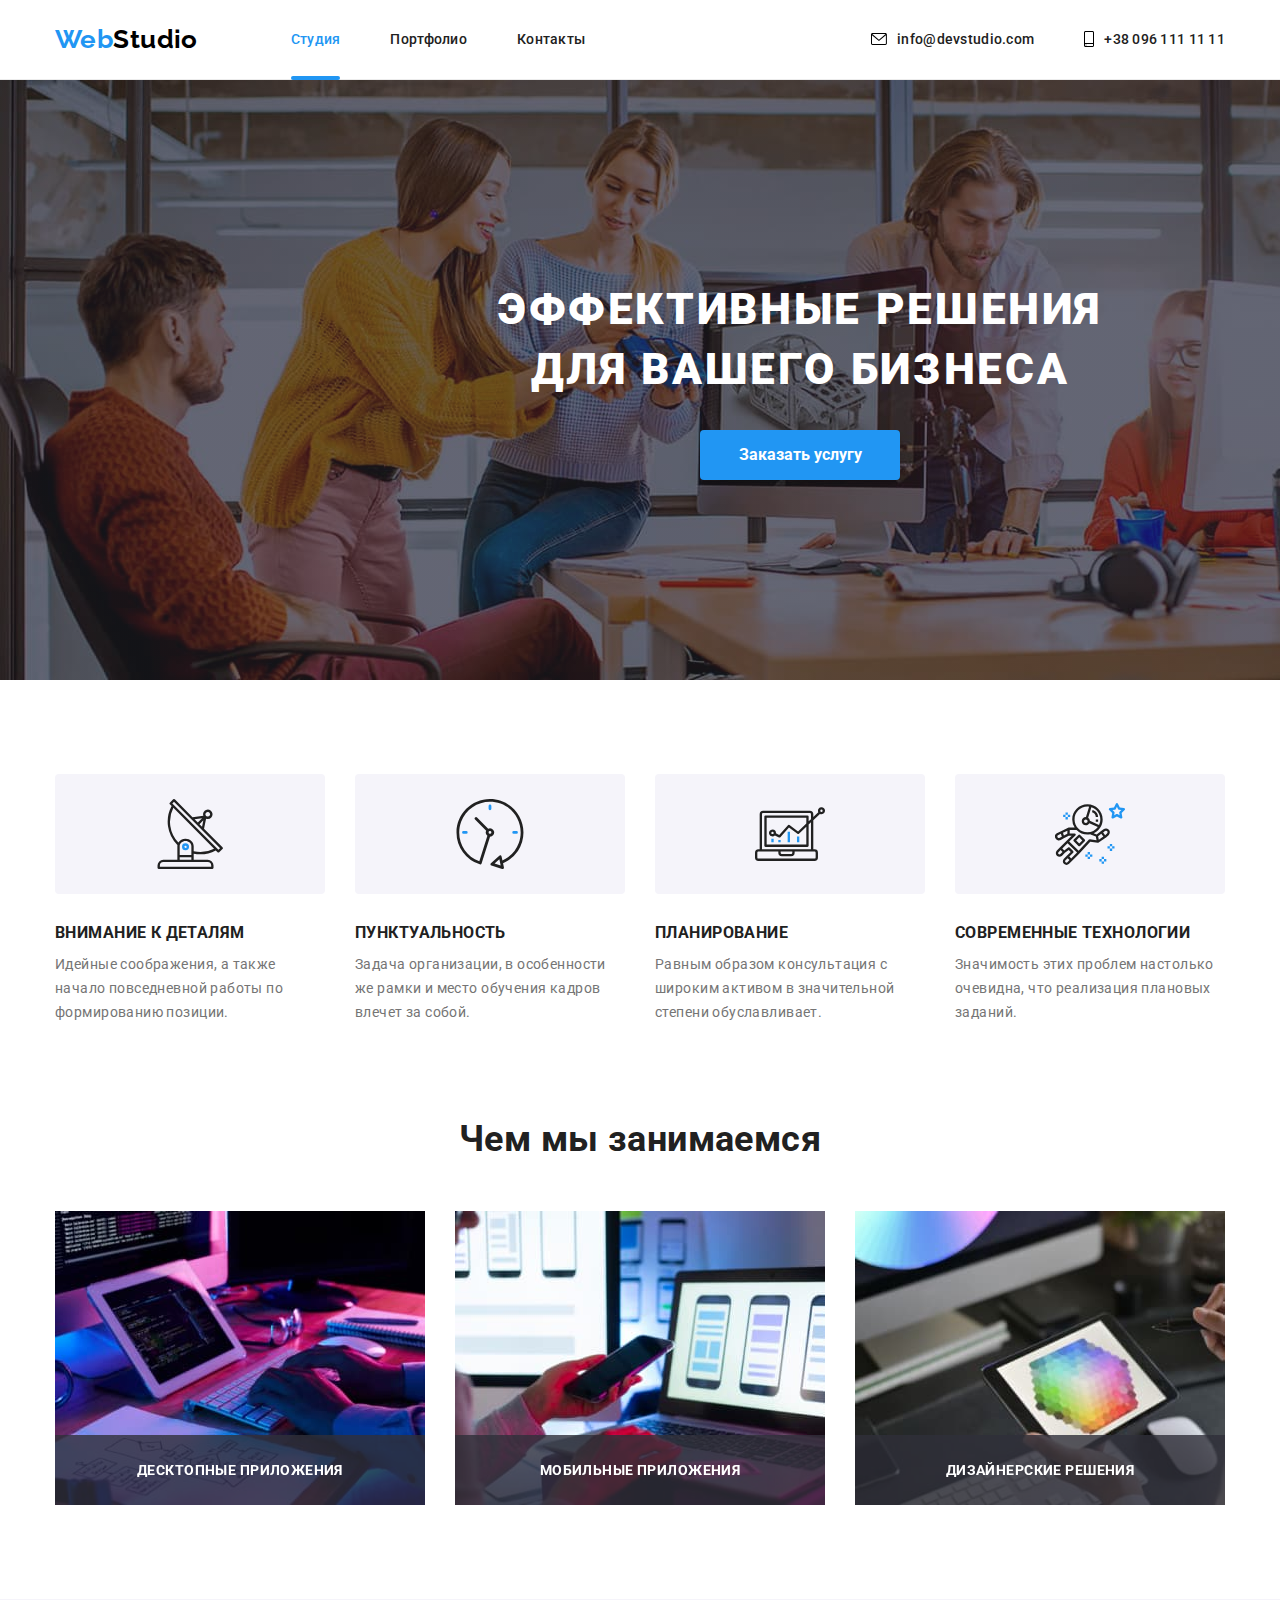
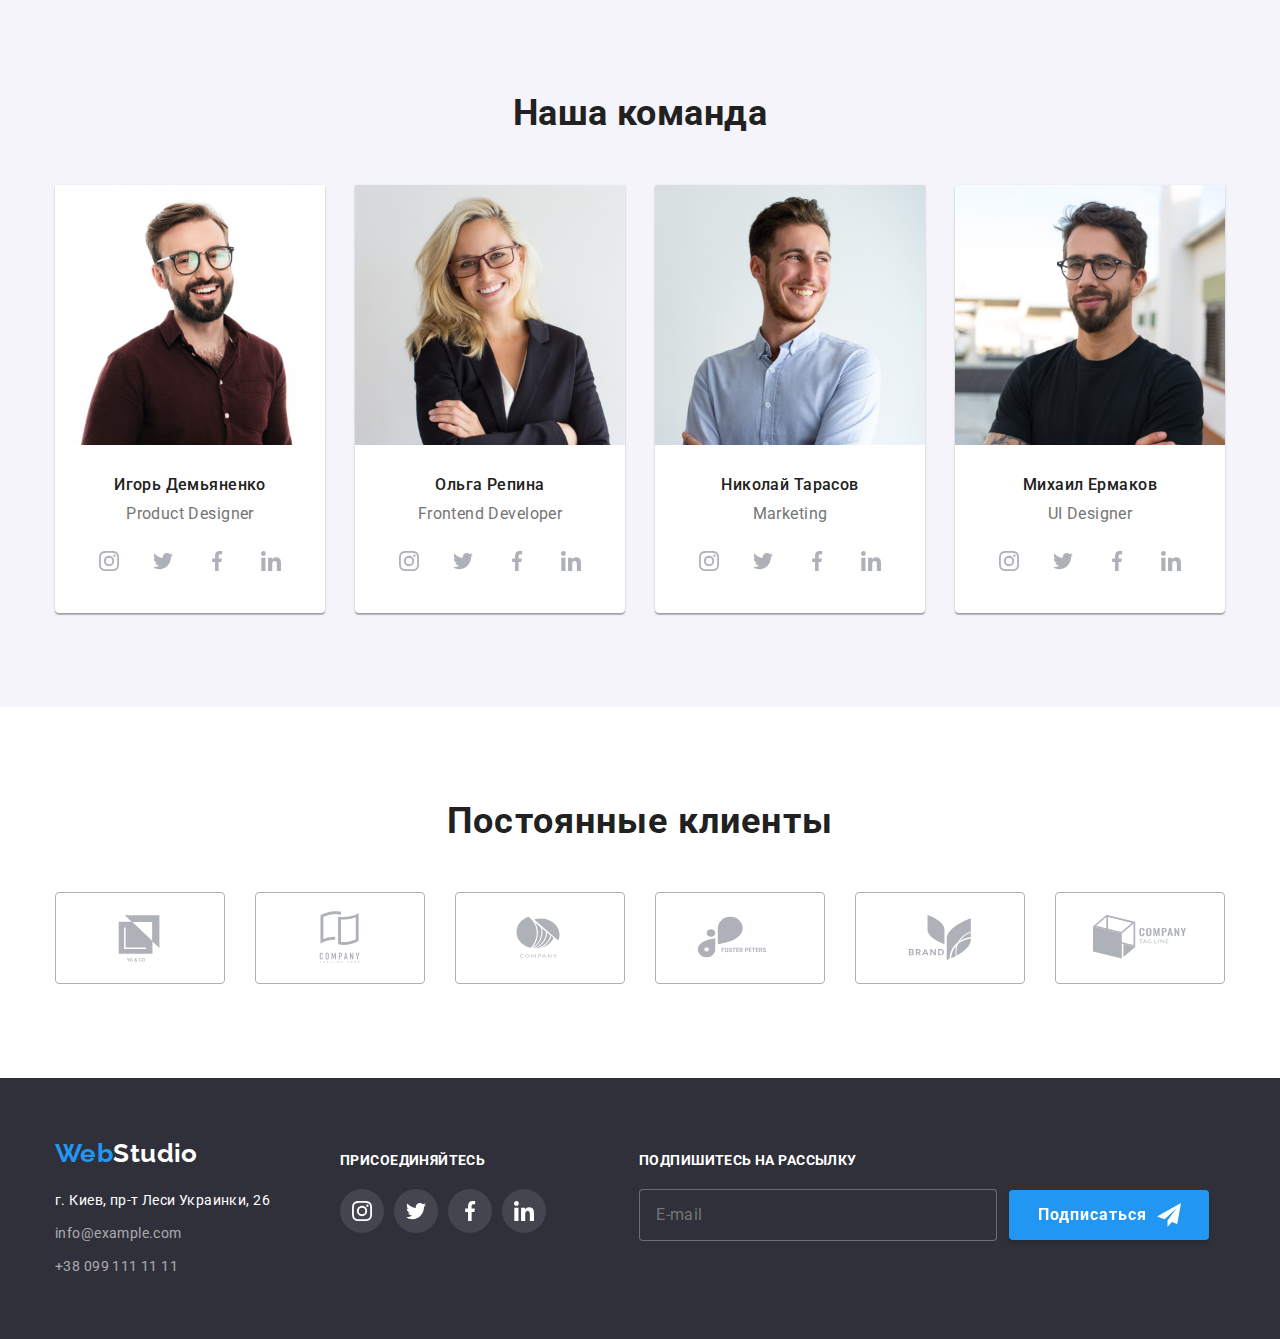
<file: index.html>
<!DOCTYPE html>
<html lang="en">
<head>
    <meta charset="UTF-8">
    <meta http-equiv="X-UA-Compatible" content="IE=edge">
    <meta name="viewport" content="width=device-width, initial-scale=1.0">
    <title>Studio</title>
    <link rel="stylesheet" href="./css/main.min.css">
</head>
<body class="page">
    <header class="header">
        <div class="container">
            <div class="header-box">
                <nav class="nav-header">
                    <ul class="nav-header__list list">
                        <li class="nav-header__item">
                            <a class="logo link" href="#">
                                <span class="logo__basic-color">Web</span><span class="logo__color-basic-studio">Studio</span></a>
                        </li>
                        <li class="nav-header__item ">
                            <a class="link nav-header__link nav-header__link--active" href="./index.html">Студия</a>
                        </li>
                        <li class="nav-header__item">
                            <a class="nav-header__link link" href="./portfolio.html">Портфолио</a>
                        </li>
                        <li class="nav-header__item">
                            <a class="nav-header__link link" href="#">Контакты</a>
                        </li>
                    </ul>
                </nav>
                <ul class="connection-list list">
                    <li class="connection-list__item">
                        <a class="connection-list__link link" href="mailto:info@devstudio.com">
                            <svg width="16" height="12" class="connection-list__icon-mail">
                        <use href="./images/icons.svg#icon-envelope"></use>
                    </svg>info@devstudio.com</a>
                    </li>
                    <li class="connection-list__item"> 
                        <a class="connection-list__link link" href="tel:+380961111111">
                            <svg width="10" height="16" class="connection-list__icon-phone">
                        <use href="./images/icons.svg#icon-smartphone"></use>
                        </svg>+38 096 111 11 11</a>
                    </li>
                </ul>
            </div>
        </div>
    </header>
    <main>
        <div class="container hero-container">
            <h1 class="hero-container__title">Эффективные решения<br>для вашего бизнеса</h1>
            <button class="hero-container__button" type="button" data-modal-open>Заказать услугу</button>
            <div class="backdrop backdrop--is-hidden" data-modal>
                <div class="modal">
                    <button class="modal__close" data-modal-close>
                        <svg class="modal__icon" width="11" height="11">
                            <use href="./images/icons.svg#icon-close-black"></use>
                        </svg>
                    </button>
                    <p class="modal__title">Оставьте свои данные, мы вам перезвоним</p>
                    <div class="modal-container">
                        <label class="modal-container__field"> Имя
                        <input class="modal-container__form" type="text" name="name">
                         <svg class="modal-container__icon" width="18" height="18">
                            <use href="./images/icons.svg#icon-person-black"></use>
                        </svg>
                    </label>
                    </div>
                    <div class="modal-container">
                        <label class="modal-container__field">Телефон
                        <input class="modal-container__form" type="tel" name="tel">
                        <svg class="modal-container__icon" width="18" height="18">
                            <use href="./images/icons.svg#icon-phone-black"></use>
                        </svg>
                    </label>
                    </div>
                    <div class="modal-container">
                        <label class="modal-container__field">Почта
                        <input class="modal-container__form" type="email" name="mail">
                        <svg class="modal-container__icon" width="18" height="18">
                            <use href="./images/icons.svg#icon-email-black"></use>
                        </svg>
                    </label>
                    </div>
                    <div class="modal-container">
                        <label class="modal-container__field">Комментарии
                        <textarea class="modal-container__comments" name="comments" placeholder="Введите текст"></textarea>
                    </label>
                    </div>
                    <div class="modal-container">
                    <label class="modal-container__field modal-container__checkbox">
                        <input class="modal-container__field--check visually-hidden" type="checkbox" name="checkbox">Соглашаюсь с рассылкой и принимаю<a href="#" class="modal-container__form-link"> Условия договора</a>
                        <span class="modal-container__checkbox-icon"></span>
                    </label>
                    </div>
                    <label>
                        <button class="modal-submit" type="submit">Отправить</button>
                    </label>
                </div> 
            </div>
        </div>
        <section class="section"> 
            <div class="container">
                <h2 hidden>Заголовок</h2>
                <ul class="instruments list">
                    <li class="instruments__item">
                        <div class="icon-container">
                            <svg width="70" height="70" class="instruments__icon">
                                <use href="./images/icons.svg#icon-antenna"></use>
                            </svg>
                        </div>
                        <h3 class="instruments__title">Внимание к деталям</h3>
                        <p class="instruments__text">Идейные соображения, а также начало повседневной работы по формированию
                            позиции.</p>
                    </li>
                    <li class="instruments__item instruments-list">
                        <div class="icon-container">
                            <svg width="70" height="70" class="instruments__icon">
                                <use href="./images/icons.svg#icon-clock"></use>
                            </svg>
                        </div>
                        <h3 class="instruments__title">Пунктуальность</h3>
                        <p class="instruments__text">Задача организации, в особенности же рамки и место обучения кадров влечет за
                            собой.</p>
                    </li>
                    <li class="instruments__item instruments-list">
                        <div class="icon-container">
                            <svg width="70" height="70" class="instruments__icon">
                                <use href="./images/icons.svg#icon-diagram"></use>
                            </svg>
                        </div>
                        <h3 class="instruments__title">Планирование</h3>
                        <p class="instruments__text">Равным образом консультация с широким активом в значительной степени
                            обуславливает.</p>
                    </li>
                    <li class="instruments__item instruments-list">
                        <div class="icon-container">
                            <svg width="70" height="70" class="instruments__icon">
                                <use href="./images/icons.svg#icon-astronaut"></use>
                            </svg>
                        </div>
                        <h3 class="instruments__title">Современные технологии</h3>
                        <p class="instruments__text">Значимость этих проблем настолько очевидна, что реализация плановых заданий.
                        </p>
                    </li>
                </ul>
            </div>
        </section>
        <section class="section-work section">
            <div class="container">
                <h2 class="work__title">Чем мы занимаемся</h2>
                <ul class="work__list list">
                    <li class="work__item">
                        <div class="work__thumb">
                            <img class="work__list-img" src="./images/img1.jpg" alt="пишем код" width="370">
                            <h3 class="work__title-thumb">Десктопные приложения</h3>
                        </div>
                    </li>
                    <li class="work__item">
                        <div class="work__thumb">
                        <img class="work__list-img" src="./images/img2.jpg" alt="разрабатываем мобильные приложения" width="370">
                        <h3 class="work__title-thumb">Мобильные приложения</h3>
                        </div>
                    </li>
                    <li class="work__item">
                        <div class="work__thumb">
                        <img class="work__list-img" src="./images/img3.jpg" alt="делаем оформление сайтов и мобильных приложений" width="370">
                        <h3 class="work__title-thumb">Дизайнерские решения</h3>
                        </div>
                    </li>
                </ul>
            </div>
        </section>
        <section class="section-team section">
            <div class="container">
                <h2 class="section-team__title">Наша команда</h2>
                <ul class="team list">
                    <li class="team__item">
                        <img class="team__foto" src="./images/igor.jpg" alt="Игорь Демьяненко" width="270">
                        <h3 class="team__name">Игорь Демьяненко</h3>
                        <p class="team__profession">Product Designer</p>
                        <ul class="social-team list">
                           <li class="social-team__item">
                                <a href="#" class="social-team__link link" aria-label="Instagram">
                                    <svg class="social-team__icon" width="20" height="20"> 
                                        <use href="images/icons.svg#icon-instagram"></use>
                                    </svg>
                                </a>
                            </li>
                           <li class="social-team__item">
                                <a href="#" class="social-team__link link" aria-label="Twitter">
                                    <svg class="social-team__icon" width="20" height="20">
                                        <use href="images/icons.svg#icon-twitter"></use>
                                    </svg>
                            </a>
                            </li>
                           <li class="social-team__item">
                                <a href="#" class="social-team__link link" aria-label="Facebook">
                                    <svg class="social-team__icon" width="20" height="20">
                                        <use href="images/icons.svg#icon-facebook"></use>
                                    </svg>
                                </a>
                            </li>
                           <li class="social-team__item">
                                <a href="#" class="social-team__link link" aria-label="Linkedin">
                                    <svg class="social-team__icon" width="20" height="20">
                                        <use href="images/icons.svg#icon-linkedin"></use>
                                    </svg>
                                </a>
                            </li>
                       </ul>       
                    </li>
                    <li class="team__item">
                        <img class="team__foto" src="./images/olga.jpg" alt="Ольга Репина" width="270">
                        <h3 class="team__name">Ольга Репина</h3>
                        <p class="team__profession">Frontend Developer</p>
                        <ul class="social-team list">
                           <li class="social-team__item">
                                <a href="#" class="social-team__link link" aria-label="Instagram">
                                    <svg class="social-team__icon" width="20" height="20"> 
                                        <use href="images/icons.svg#icon-instagram"></use>
                                    </svg>
                                </a>
                            </li>
                           <li class="social-team__item">
                                <a href="#" class="social-team__link link" aria-label="Twitter">
                                    <svg class="social-team__icon" width="20" height="20">
                                        <use href="images/icons.svg#icon-twitter"></use>
                                    </svg>
                                </a>
                            </li>
                           <li class="social-team__item">
                                <a href="#" class="social-team__link link" aria-label="Facebook">
                                    <svg class="social-team__icon" width="20" height="20">
                                        <use href="images/icons.svg#icon-facebook"></use>
                                    </svg>
                                </a>
                            </li>
                           <li class="social-team__item">
                                <a href="#" class="social-team__link link" aria-label="Linkedin">
                                    <svg class="social-team__icon" width="20" height="20">
                                        <use href="images/icons.svg#icon-linkedin"></use>
                                    </svg>
                                </a>
                            </li>
                       </ul>
                    </li>
                    <li class="team__item">
                        <img class="team__foto" src="./images/nikolay.jpg" alt="Николай Тарасов" width="270">
                        <h3 class="team__name">Николай Тарасов</h3>
                        <p class="team__profession">Marketing</p>
                        <ul class="social-team list">
                           <li class="social-team__item">
                                <a href="#" class="social-team__link link" aria-label="Instagram">
                                    <svg class="social-team__icon" width="20" height="20"> 
                                        <use href="images/icons.svg#icon-instagram"></use>
                                    </svg>
                                </a>
                            </li>
                           <li class="social-team__item">
                                <a href="#" class="social-team__link link" aria-label="Twitter">
                                    <svg class="social-team__icon" width="20" height="20">
                                        <use href="images/icons.svg#icon-twitter"></use>
                                    </svg>
                                </a>
                            </li>
                           <li class="social-team__item">
                                <a href="#" class="social-team__link link" aria-label="Facebook">
                                    <svg class="social-team__icon" width="20" height="20">
                                        <use href="images/icons.svg#icon-facebook"></use>
                                    </svg>
                                </a>
                            </li>
                           <li class="social-team__item">
                                <a href="#" class="social-team__link link" aria-label="Linkedin">
                                    <svg class="social-team__icon" width="20" height="20">
                                        <use href="images/icons.svg#icon-linkedin"></use>
                                    </svg>
                                </a>
                            </li>
                       </ul>
                    </li>
                    <li class="team__item">
                        <img class="team__foto" src="./images/misha.jpg" alt="Михаил Ермаков" width="270">
                        <h3 class="team__name">Михаил Ермаков</h3>
                        <p class="team__profession">UI Designer</p>
                        <ul class="social-team list">
                           <li class="social-team__item">
                                <a href="#" class="social-team__link link" aria-label="Instagram">
                                    <svg class="social-team__icon" width="20" height="20"> 
                                        <use href="images/icons.svg#icon-instagram"></use>
                                    </svg>
                                </a>
                            </li>
                           <li class="social-team__item">
                                <a href="#" class="social-team__link link" aria-label="Twitter">
                                    <svg class="social-team__icon" width="20" height="20">
                                        <use href="images/icons.svg#icon-twitter"></use>
                                    </svg>
                            </a>
                            </li>
                           <li class="social-team__item">
                                <a href="#" class="social-team__link link" aria-label="Facebook">
                                    <svg class="social-team__icon" width="20" height="20">
                                        <use href="images/icons.svg#icon-facebook"></use>
                                    </svg>
                                </a>
                            </li>
                           <li class="social-team__item">
                                <a href="#" class="social-team__link link" aria-label="Linkedin">
                                    <svg class="social-team__icon" width="20" height="20">
                                        <use href="images/icons.svg#icon-linkedin"></use>
                                    </svg>
                                </a>
                            </li>
                       </ul>
                    </li>
                </ul>
            </div>
        </section>
        <section class="section">
            <div class="container section__centered">
                <h2 class="section__title">Постоянные клиенты</h2>
                <ul class="customers-list list">
                    <li class="customers-list__item">
                        <a class="customers-list__link link" href="#">
                            <svg class="customers-list__icon" width ="106" height="60">
                            <use href="./images/icons.svg#icon-yaco"></use>
                        </svg>
                        </a>
                    </li>
                    <li class="customers-list__item">
                        <a class="customers-list__link link" href="#">
                            <svg class="customers-list__icon" width ="106" height="60">
                              <use href="./images/icons.svg#icon-companytagline"></use>
                        </svg>
                        </a>
                    </li>
                    <li class="customers-list__item">
                        <a class="customers-list__link link" href="#">
                            <svg class="customers-list__icon" width ="106" height="60">
                            <use href="./images/icons.svg#icon-company"></use>
                        </svg>
                        </a>
                    </li>
                    <li class="customers-list__item">
                        <a class="customers-list__link link" href="#">
                            <svg class="customers-list__icon" width ="106" height="60">
                             <use href="./images/icons.svg#icon-fosterpeters"></use>
                        </svg>
                        </a>
                    </li>
                    <li class="customers-list__item">
                        <a class="customers-list__link link" href="#">
                            <svg class="customers-list__icon" width ="106" height="60">
                                <use href="./images/icons.svg#icon-brand"></use>
                        </svg>
                        </a>
                    </li>
                    <li class="customers-list__item">
                        <a class="customers-list__link link" href="#">
                            <svg class="customers-list__icon" width ="106" height="60">
                             <use href="./images/icons.svg#icon-tag-line"></use>
                        </svg>
                        </a>
                    </li>
                </ul>
            </div>
        </section>
    </main>
    <!--Подвал-->
     <footer>
        <section class="nav-footer">
            <div class="container nav-footer__container"> 
                <div class="container-adress">
                    <a class="logo logo--change-color" href="#"><span class="logo__basic-color">Web</span><span class="logo__color-basic-studio--inverse">Studio</span></a>
                        <address class="address">
                            <ul class="address-list list">
                                <li class="address-list__item">
                                    <a class="address-list__contacts address-list__contacts--white-color link"
                                        href="https://www.google.com.ua/maps/place/%D0%B1%D1%83%D0%BB.+%D0%9B%D0%B5%D1%81%D0%B8+%D0%A3%D0%BA%D1%80%D0%B0%D0%B8%D0%BD%D0%BA%D0%B8,+26,+%D0%9A%D0%B8%D0%B5%D0%B2,+02000/@50.4235356,30.5338797,17z/data=!4m5!3m4!1s0x40d4cf0e033ecbe9:0x57a4dffefec77da0!8m2!3d50.4265807!4d30.5383859?hl=ru"><span class="street">г. Киев, пр-т Леси Украинки, 26</span></a>
                                </li>
                                <li class="address-list__item">
                                    <a class="address-list__contacts link" href="mailto:info@example.com">info@example.com</a>
                                </li>
                                <li class="address-list__item">
                                    <a class="address-list__contacts link" href="tel:380991111111">+38 099 111 11 11</a>
                                </li>
                            </ul>
                        </address>
                </div>
                <div class="invitation">
                    <h2 class="invitation__title">Присоединяйтесь</h2>
                    <ul class="social-list list">
                        <li class="social-list__item">
                            <a href="#" class="social-list__link link" aria-label="Instagram">
                                <svg width="20" height="20">
                                    <use href="./images/icons.svg#icon-instagram"></use>
                                </svg>
                            </a>
                        </li>
                        <li class="social-list__item">
                            <a href="#" class="social-list__link link" aria-label="Twitter">
                                <svg width="20" height="20">
                                    <use href="./images/icons.svg#icon-twitter"></use>
                                </svg>
                            </a>
                        </li>
                        <li class="social-list__item">
                            <a href="#" class="social-list__link link" aria-label="Facebook">
                                <svg width="20" height="20">
                                    <use href="./images/icons.svg#icon-facebook"></use>
                                </svg>
                        </a>
                        </li>
                            <li class="social-list__item">
                                <a href="#" class="social-list__link link" aria-label="Linkedin">
                                <svg width="20" height="20">
                                    <use href="./images/icons.svg#icon-linkedin"></use>
                                </svg>
                            </a>
                        </li>
                    </ul>
                </div>
                <form class="form">
                    <p class="form__title">Подпишитесь на рассылку</p>
                    <div class="form-container">
                    <label class="form__label-box">
                    <input class="form__input"
                     type="email" name="email" placeholder="E-mail"></label>
                    <button type="submit" class="form__submit">Подписаться
                        <svg class="form__icon" width="24" height="24">
                            <use href='./images/send.svg#icon-send'></use>
                        </svg> 
                    </button> 
                    </div>
                </form>    
            </div>
        </section>
    </footer>
    <script src="./js/modal.js"></script>
</body>
</html>
</file>
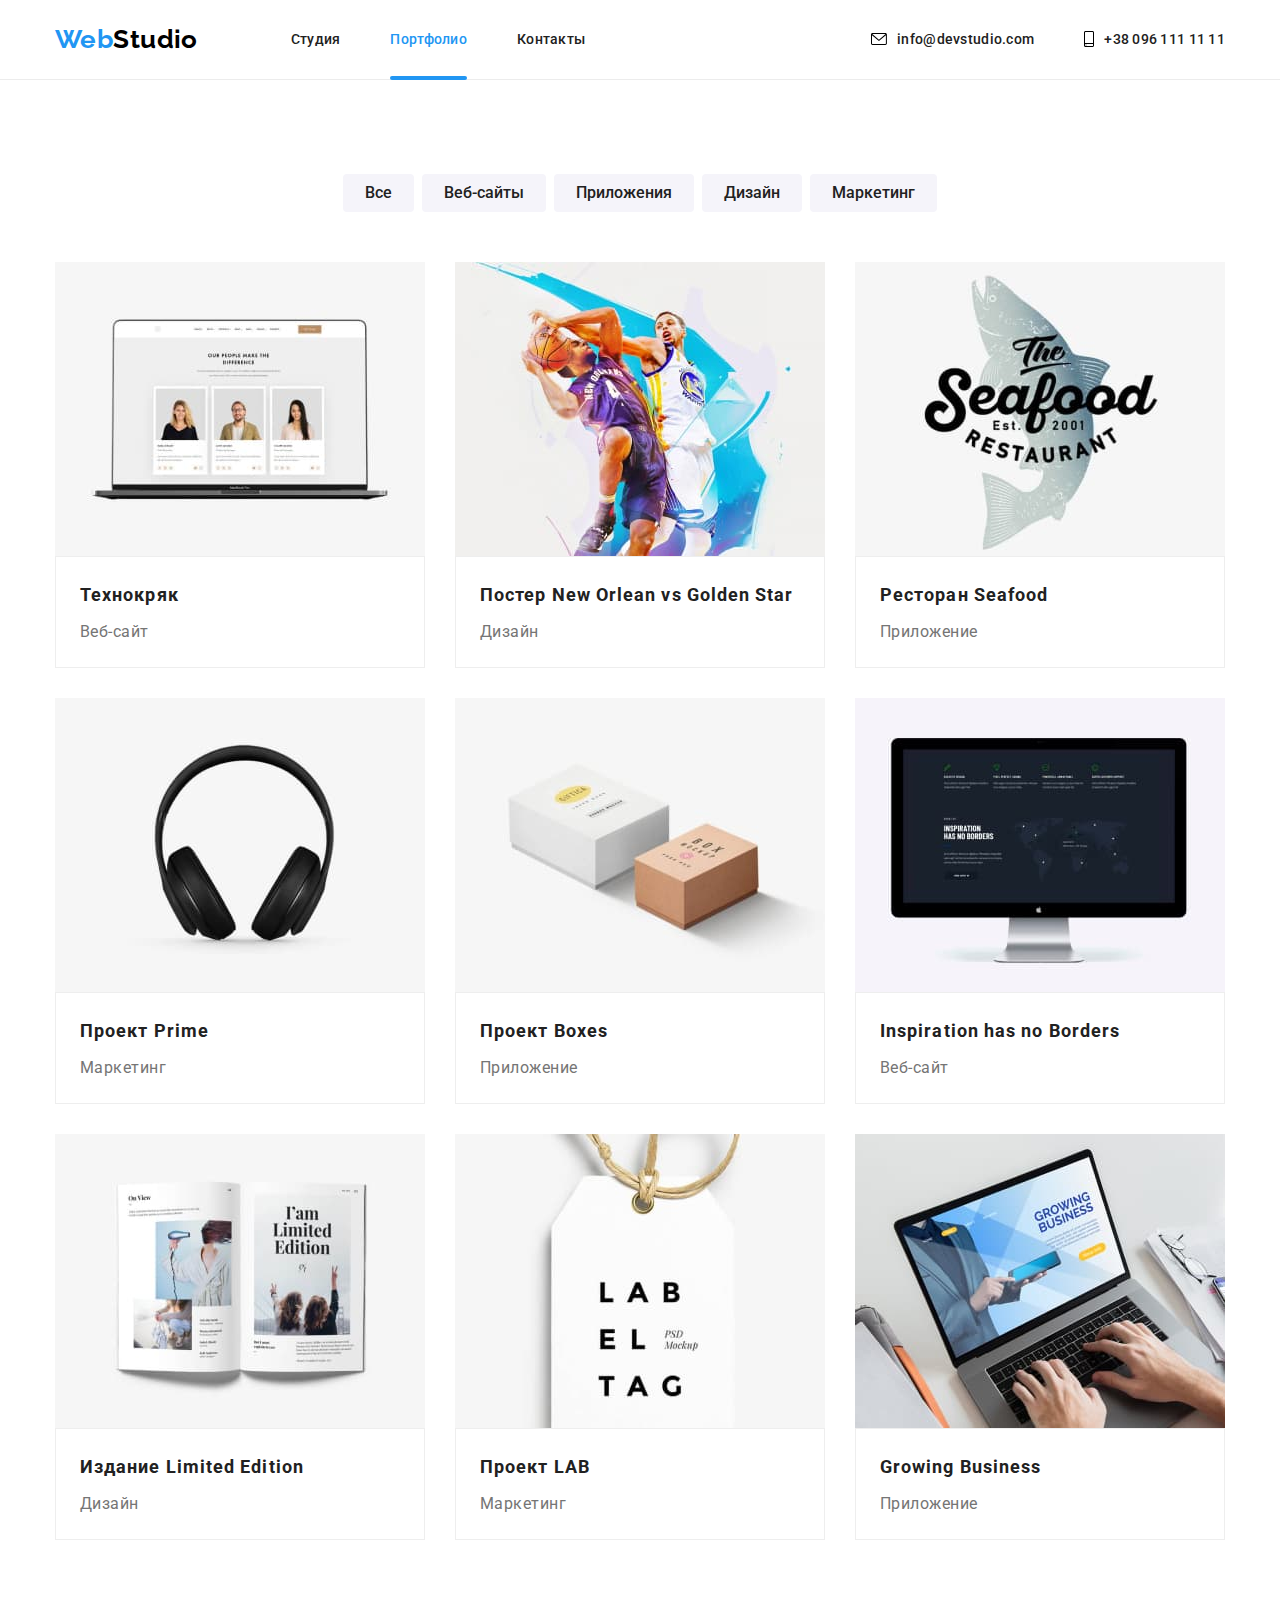
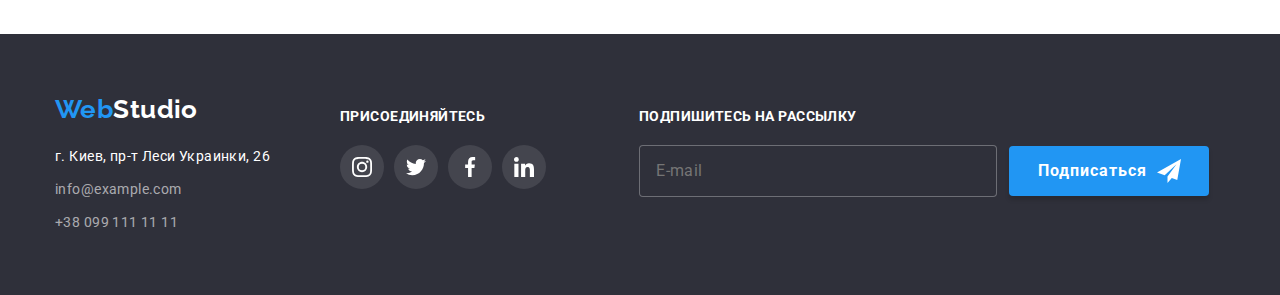
<file: portfolio.html>
<!DOCTYPE html>
<html lang="en">
<head>
    <meta charset="UTF-8">
    <meta http-equiv="X-UA-Compatible" content="IE=edge">
    <meta name="viewport" content="width=device-width, initial-scale=1.0">
    <title>Portfolio</title>
    <link rel="stylesheet" href="./css/main.min.css">
</head>
<body class="page">
    <header class="header">
        <div class="container">
            <div class="header-box">
                <nav class="nav-header">
                    <ul class="nav-header__list list">
                        <li class="nav-header__item">
                            <a class="logo link" href="#">
                                <span class="logo__basic-color">Web</span><span class="logo__color-basic-studio">Studio</span></a>
                        </li>
                        <li class="nav-header__item ">
                            <a class="link nav-header__link " href="./index.html">Студия</a>
                        </li>
                        <li class="nav-header__item">
                            <a class="nav-header__link link nav-header__link--active" href="./portfolio.html">Портфолио</a>
                        </li>
                        <li class="nav-header__item">
                            <a class="nav-header__link link" href="#">Контакты</a>
                        </li>
                    </ul>
                </nav>
                <ul class="connection-list list">
                    <li class="connection-list__item">
                        <a class="connection-list__link link" href="mailto:info@devstudio.com">
                            <svg width="16" height="12" class="connection-list__icon-mail">
                        <use href="./images/icons.svg#icon-envelope"></use>
                    </svg>info@devstudio.com</a>
                    </li>
                    <li class="connection-list__item"> 
                        <a class="connection-list__link link" href="tel:+380961111111">
                            <svg width="10" height="16" class="connection-list__icon-phone">
                        <use href="./images/icons.svg#icon-smartphone"></use>
                        </svg>+38 096 111 11 11</a>
                    </li>
                </ul>
            </div>
        </div>
    </header>
    <main>
    <!--Our works-->
        <div class="container examples-work">
        <!--Заголовок спрячем-->
            <h1 hidden>Наши работы</h1>
            <ul class="examples-list list">
                <!--buttons -->
                <li class="examples-list__item">
                    <button type="button" class="examples-list__button">Все</button>
                </li>
                <li class="examples-list__item">
                    <button type="button" class="examples-list__button">Веб-сайты</button>
                </li>
                <li class="examples-list__item">
                    <button type="button" class="examples-list__button">Приложения</button>
                </li>
                <li class="examples-list__item">
                    <button type="button" class="examples-list__button">Дизайн</button>
                </li>
                <li class="examples-list__item">
                    <button type="button" class="examples-list__button">Маркетинг</button>
                </li>
            </ul>
        </div>
        <!--exemples our works-->
            <div class="container container-works">
                <ul class="works list">
                    <li class="works__item">
                        <a href="#" class=" works__link link">
                            <div class="card-thumb">
                                <img class="card-thumb__img" src="./images/website.jpg" alt="Технокряк" width="370">
                                <div class="card-thumb__overlay">
                                    <p class="card-thumb__info-text">Технокряк это современная площадка распространения коронавируса. Компании используют эту платформу для цифрового шпионажа и атак на защищённые сервера конкурентов.</p>
                                </div>
                            </div>
                                <div class="card-thumb__meta">
                                    <h2 class="card-thumb__name">Технокряк</h2>
                                    <p class="card-thumb__category">Веб-сайт</p>
                                </div>
                        </a>
                    </li>
                    <li class="works__item">
                        <a href="#" class="works__link link">
                            <div class="card-thumb">
                                <img class="card-thumb__img" src="./images/neworlean.jpg" alt="Постер New Orlean vs Golden Star" width="370">
                                <div class="card-thumb__overlay">
                                    <p class="card-thumb__info-text">Технокряк это современная площадка распространения коронавируса. Компании используют эту платформу для цифрового шпионажа и атак на защищённые сервера конкурентов.</p>
                                </div>
                                </div>   
                                <div class="card-thumb__meta">
                                    <h2 class="card-thumb__name">Постер New Orlean vs Golden Star</h2>
                                    <p class="card-thumb__category">Дизайн</p>
                                </div>
                        </a>
                    </li>
                    <li class="works__item">
                        <a href="#" class="works__link link">
                            <div class="card-thumb">
                                <img class="card-thumb__img" src="./images/seafood.jpg" alt="Ресторан Seafood" width="370" >
                                <div class="card-thumb__overlay">
                                    <p class="card-thumb__info-text">Технокряк это современная площадка распространения коронавируса. Компании используют эту платформу для цифрового шпионажа и атак на защищённые сервера конкурентов.</p>
                                </div>
                                </div>    
                                <div class="card-thumb__meta">
                                    <h2 class="card-thumb__name">Ресторан Seafood</h2>
                                    <p class="card-thumb__category">Приложение</p>
                                </div>
                        </a>
                    </li>
                    <li class="works__item">
                        <a href="#" class="works__link link">
                            <div class="card-thumb">
                                <img class="card-thumb__img" src="./images/prime.jpg" alt="Проект Prime" width="370">
                                <div class="card-thumb__overlay">
                                    <p class="card-thumb__info-text">Технокряк это современная площадка распространения коронавируса. Компании используют эту платформу для цифрового шпионажа и атак на защищённые сервера конкурентов.</p>
                                </div>
                                </div>    
                                <div class="card-thumb__meta">
                                    <h2 class="card-thumb__name">Проект Prime</h2>
                                    <p class="card-thumb__category">Маркетинг</p>
                                </div> 
                        </a>
                    </li>
                    <li class="works__item">
                        <a href="#" class="works__link link">
                            <div class="card-thumb">
                                <img class="card-thumb__img" src="./images/boxes.jpg" alt="Проект Boxes" width="370">
                                <div class="card-thumb__overlay">
                                    <p class="card-thumb__info-text">Технокряк это современная площадка распространения коронавируса. Компании используют эту платформу для цифрового шпионажа и атак на защищённые сервера конкурентов.</p>
                                </div>
                            </div>    
                            <div class="card-thumb__meta"> 
                                <h2 class="card-thumb__name">Проект Boxes</h2>
                                <p class="card-thumb__category">Приложение</p>
                            </div> 
                        </a>
                    </li>
                    <li class="works__item">
                        <a href="#" class="works__link link">
                            <div class="card-thumb">
                                <img class="card-thumb__img" src="./images/noborders.jpg" alt="Inspiration has no Borders" width="370">
                                <div class="card-thumb__overlay">
                                    <p class="card-thumb__info-text">Технокряк это современная площадка распространения коронавируса. Компании используют эту платформу для цифрового шпионажа и атак на защищённые сервера конкурентов.</p>
                                </div>
                                </div>    
                                <div class="card-thumb__meta">
                                    <h2 class="card-thumb__name">Inspiration has no Borders</h2>
                                    <p class="card-thumb__category">Веб-сайт</p>
                                </div>
                        </a>
                    </li>
                    <li class="works__item">
                        <a href="#" class="works__link link">
                            <div class="card-thumb">
                                <img class="card-thumb__img" src="./images/limitededition.jpg" alt="Издание Limited Edition" width="370">
                                <div class="card-thumb__overlay">
                                    <p class="card-thumb__info-text">Технокряк это современная площадка распространения коронавируса. Компании используют эту платформу для цифрового шпионажа и атак на защищённые сервера конкурентов.</p>
                                </div>
                                </div>    
                                <div class="card-thumb__meta">
                                    <h2 class="card-thumb__name">Издание Limited Edition</h2>
                                    <p class="card-thumb__category">Дизайн</p>
                                </div>
                        </a>
                    </li>
                    <li class="works__item">
                        <a href="#" class="works__link link">
                            <div class="card-thumb">
                                <img class="card-thumb__img" src="./images/lab.jpg" alt="Проект LAB" width="370">
                                <div class="card-thumb__overlay">
                                    <p class="card-thumb__info-text">Технокряк это современная площадка распространения коронавируса. Компании используют эту платформу для цифрового шпионажа и атак на защищённые сервера конкурентов.</p>
                                    </div>
                                </div>    
                                <div class="card-thumb__meta">
                                    <h2 class="card-thumb__name">Проект LAB</h2>
                                    <p class="card-thumb__category">Маркетинг</p>
                                </div>
                        </a>
                    </li>
                    <li class="works__item">
                        <a href="#" class="works__link link">
                            <div class="card-thumb">
                                <img class="card-thumb__img" src="./images/grovingbusiness.jpg" alt="Growing Business" width="370">
                                <div class="card-thumb__overlay">
                                    <p class="card-thumb__info-text">Технокряк это современная площадка распространения коронавируса. Компании используют эту платформу для цифрового шпионажа и атак на защищённые сервера конкурентов.</p>
                                </div>
                                </div>    
                                <div class="card-thumb__meta">
                                    <h2 class="card-thumb__name">Growing Business</h2>
                                    <p class="card-thumb__category">Приложение</p>
                                </div>
                        </a>
                    </li>
                </ul>
            </div>
    </main>
     <footer>
        <section class="nav-footer">
            <div class="container nav-footer__container"> 
                <div class="container-adress">
                    <a class="logo logo--change-color" href="#"><span class="logo__basic-color">Web</span><span class="logo__color-basic-studio--inverse">Studio</span></a>
                        <address class="address">
                            <ul class="address-list list">
                                <li class="address-list__item">
                                    <a class="address-list__contacts address-list__contacts--white-color link"
                                        href="https://www.google.com.ua/maps/place/%D0%B1%D1%83%D0%BB.+%D0%9B%D0%B5%D1%81%D0%B8+%D0%A3%D0%BA%D1%80%D0%B0%D0%B8%D0%BD%D0%BA%D0%B8,+26,+%D0%9A%D0%B8%D0%B5%D0%B2,+02000/@50.4235356,30.5338797,17z/data=!4m5!3m4!1s0x40d4cf0e033ecbe9:0x57a4dffefec77da0!8m2!3d50.4265807!4d30.5383859?hl=ru"><span class="street">г. Киев, пр-т Леси Украинки, 26</span></a>
                                </li>
                                <li class="address-list__item">
                                    <a class="address-list__contacts link" href="mailto:info@example.com">info@example.com</a>
                                </li>
                                <li class="address-list__item">
                                    <a class="address-list__contacts link" href="tel:380991111111">+38 099 111 11 11</a>
                                </li>
                            </ul>
                        </address>
                </div>
                <div class="invitation">
                    <h2 class="invitation__title">Присоединяйтесь</h2>
                    <ul class="social-list list">
                        <li class="social-list__item">
                            <a href="#" class="social-list__link link" aria-label="Instagram">
                                <svg width="20" height="20">
                                    <use href="./images/icons.svg#icon-instagram"></use>
                                </svg>
                            </a>
                        </li>
                        <li class="social-list__item">
                            <a href="#" class="social-list__link link" aria-label="Twitter">
                                <svg width="20" height="20">
                                    <use href="./images/icons.svg#icon-twitter"></use>
                                </svg>
                            </a>
                        </li>
                        <li class="social-list__item">
                            <a href="#" class="social-list__link link" aria-label="Facebook">
                                <svg width="20" height="20">
                                    <use href="./images/icons.svg#icon-facebook"></use>
                                </svg>
                        </a>
                        </li>
                            <li class="social-list__item">
                                <a href="#" class="social-list__link link" aria-label="Linkedin">
                                <svg width="20" height="20">
                                    <use href="./images/icons.svg#icon-linkedin"></use>
                                </svg>
                            </a>
                        </li>
                    </ul>
                </div>
                <form class="form">
                    <p class="form__title">Подпишитесь на рассылку</p>
                    <div class="form-container">
                    <label class="form__label-box">
                    <input class="form__input"
                     type="email" name="email" placeholder="E-mail"></label>
                    <button type="submit" class="form__submit">Подписаться
                        <svg class="form__icon" width="24" height="24">
                            <use href='./images/send.svg#icon-send'></use>
                        </svg> 
                    </button>
                    </div>
                </form>    
            </div>
        </section>
    </footer>
    <script src="./js/modal.js"></script>
</body>
</html>
</file>
<file: css/main.min.css>
@import url("https://fonts.googleapis.com/css2?family=Raleway:wght@700&family=Roboto+Slab:wght@400;500;600;700;900&family=Roboto:wght@500;700;900&display=swap");:root{--primery-text-color: #212121;--secondary-text-color: #757575;--accent-color: #2196f3;--primery-bg-color: #ffffff;--secondary-bg-color: #2f303a;--third-bg-color: #e5e5e5;--color-address-studio: #000000;--color-button: #ffffff;--color-hero: #ffffff;--buttom-bg-color-potfolio: #f5f4fa;--bg-card-portfolio: #ffffff;--color-icon: #AFB1B8;--cubic: cubic-bezier(0.4, 0, 0.2, 1);--time-transition: 250ms
}/*! modern-normalize v1.1.0 | MIT License | https://github.com/sindresorhus/modern-normalize */*,::before,::after{-webkit-box-sizing:border-box;box-sizing:border-box}html{line-height:1.15;-webkit-text-size-adjust:100%;-moz-tab-size:4;-o-tab-size:4;tab-size:4}body{margin:0;font-family:system-ui,-apple-system,"Segoe UI",Roboto,Helvetica,Arial,sans-serif,"Apple Color Emoji","Segoe UI Emoji"}hr{height:0;color:inherit}abbr[title]{-webkit-text-decoration:underline dotted;text-decoration:underline dotted}b,strong{font-weight:bolder}code,kbd,samp,pre{font-family:ui-monospace, SFMono-Regular, Consolas, 'Liberation Mono', Menlo, monospace;font-size:1em}small{font-size:80%}sub,sup{font-size:75%;line-height:0;position:relative;vertical-align:baseline}sub{bottom:-0.25em}sup{top:-0.5em}table{text-indent:0;border-color:inherit}button,input,optgroup,select,textarea{font-family:inherit;font-size:100%;line-height:1.15;margin:0}button,select{text-transform:none}button,[type='button'],[type='reset'],[type='submit']{-webkit-appearance:button}::-moz-focus-inner{border-style:none;padding:0}:-moz-focusring{outline:1px dotted ButtonText}:-moz-ui-invalid{box-shadow:none}legend{padding:0}progress{vertical-align:baseline}::-webkit-inner-spin-button,::-webkit-outer-spin-button{height:auto}[type='search']{-webkit-appearance:textfield;outline-offset:-2px}::-webkit-search-decoration{-webkit-appearance:none}::-webkit-file-upload-button{-webkit-appearance:button;font:inherit}summary{display:list-item}.page{color:var(--primery-text-color);background-color:var(--primery-bg-color);font-family:roboto, sans-serif;letter-spacing:0.03em;font-size:14px;line-height:1.714}.container{width:1200px;padding-right:15px;padding-left:15px;margin:0 auto}.link{text-decoration:none}h1,h2,h3,h4,h5,h6,ul{margin-top:0;margin-bottom:0}.section{padding-top:94px;padding-bottom:94px}.list{display:-webkit-box;display:-webkit-flex;display:-ms-flexbox;display:flex;padding:0;list-style:none}.instruments,.work,.example-work{background:var(--primery-bg-color)}.header{border-bottom:1px solid #ECECEC}.header .header-box{display:-webkit-box;display:-webkit-flex;display:-ms-flexbox;display:flex;-webkit-box-align:center;-webkit-align-items:center;-ms-flex-align:center;align-items:center;-webkit-box-pack:justify;-webkit-justify-content:space-between;-ms-flex-pack:justify;justify-content:space-between}.logo{display:-webkit-box;display:-webkit-flex;display:-ms-flexbox;display:flex;margin-right:93px;font-family:Raleway, sans-serif;margin-bottom:24px;margin-top:24px;font-weight:700;font-size:26px;line-height:1.192;text-decoration:none}.logo .logo__basic-color{color:var(--accent-color)}.logo .logo__color-basic-studio{color:#000000}.nav-header{display:-webkit-box;display:-webkit-flex;display:-ms-flexbox;display:flex;-webkit-box-align:center;-webkit-align-items:center;-ms-flex-align:center;align-items:center;-webkit-box-pack:center;-webkit-justify-content:center;-ms-flex-pack:center;justify-content:center;margin-top:0;margin-bottom:0}.nav-header .nav-header__list{display:-webkit-box;display:-webkit-flex;display:-ms-flexbox;display:flex;-webkit-box-align:center;-webkit-align-items:center;-ms-flex-align:center;align-items:center;-webkit-box-pack:center;-webkit-justify-content:center;-ms-flex-pack:center;justify-content:center}.nav-header .nav-header__item:nth-last-child(-n+2){margin-left:50px}.nav-header__link{display:inline-block;color:inherit;font-weight:500;line-height:1.143;letter-spacing:0.02em;-webkit-transition:color var(--time-transition) var(--cubic);-o-transition:color var(--time-transition) var(--cubic);transition:color var(--time-transition) var(--cubic)}.nav-header__link:hover,.nav-header__link:focus{color:var(--accent-color)}.nav-header__link--active{color:var(--accent-color)}.nav-header__link--active::after{content:"";display:block;position:relative;width:100%;height:4px;top:29px;background-color:var(--accent-color);-webkit-border-radius:2px;border-radius:2px}.connection-list{display:-webkit-box;display:-webkit-flex;display:-ms-flexbox;display:flex;-webkit-box-align:center;-webkit-align-items:center;-ms-flex-align:center;align-items:center;-webkit-box-pack:center;-webkit-justify-content:center;-ms-flex-pack:center;justify-content:center;padding-left:0}.connection-list .connection-list__item{display:-webkit-box;display:-webkit-flex;display:-ms-flexbox;display:flex}.connection-list .connection-list__item:not(:nth-child(1)){margin-left:50px}.connection-list .connection-list__icon-mail,.connection-list .connection-list__icon-phone{margin-right:10px;-webkit-transition:fill var(--time-transition) var(--cubic);-o-transition:fill var(--time-transition) var(--cubic);transition:fill var(--time-transition) var(--cubic)}.connection-list .connection-list__link{display:-webkit-box;display:-webkit-flex;display:-ms-flexbox;display:flex;-webkit-box-align:center;-webkit-align-items:center;-ms-flex-align:center;align-items:center;color:inherit;font-weight:500;line-height:1.143;letter-spacing:0.02em;-webkit-transition:color var(--time-transition) var(--cubic);-o-transition:color var(--time-transition) var(--cubic);transition:color var(--time-transition) var(--cubic)}.connection-list .connection-list__link:hover,.connection-list .connection-list__link:focus{color:var(--accent-color)}.connection-list .connection-list__link:hover .connection-list__icon-mail,.connection-list .connection-list__link:focus .connection-list__icon-mail,.connection-list .connection-list__link:hover .connection-list__icon-phone,.connection-list .connection-list__link:focus .connection-list__icon-phone{fill:var(--accent-color)}.hero-container{background-color:#C4C4C4;background-image:-webkit-gradient(linear, left top, left bottom, from(rgba(47,48,58,0.4)), to(rgba(47,48,58,0.4))),url(../images/bg-hero.jpg);background-image:-webkit-linear-gradient(rgba(47,48,58,0.4), rgba(47,48,58,0.4)),url(../images/bg-hero.jpg);background-image:-o-linear-gradient(rgba(47,48,58,0.4), rgba(47,48,58,0.4)),url(../images/bg-hero.jpg);background-image:linear-gradient(rgba(47,48,58,0.4), rgba(47,48,58,0.4)),url(../images/bg-hero.jpg);-webkit-background-size:cover;background-size:cover;width:1600px;height:600px;text-align:center;padding-top:200px;padding-bottom:200px}.hero-container .hero-container__title{margin-bottom:30px;color:var(--color-hero);font-weight:900;font-size:44px;line-height:1.36;letter-spacing:0.06em;text-transform:uppercase}.hero-container .hero-container__button,.hero-container .modal-submit{background-color:var(--accent-color);color:var(--color-button);width:200px;margin-bottom:0px;padding:10px 32px;cursor:pointer;font-weight:700;font-size:16px;line-height:1.875;-webkit-box-shadow:0px 4px 4px rgba(0,0,0,0.15);box-shadow:0px 4px 4px rgba(0,0,0,0.15);-webkit-border-radius:4px;border-radius:4px;border:none}.backdrop{position:fixed;top:0;left:0;width:100%;height:100%;background-color:rgba(0,0,0,0.2);opacity:1;-webkit-transition:opacity var(--time-transition) var(--cubic);-o-transition:opacity var(--time-transition) var(--cubic);transition:opacity var(--time-transition) var(--cubic)}.backdrop--is-hidden{opacity:0;pointer-events:none}.backdrop--is-hidden .modal{-webkit-transform:translate(-50%, -50%) scale(0.5);-ms-transform:translate(-50%, -50%) scale(0.5);transform:translate(-50%, -50%) scale(0.5)}.modal{position:absolute;top:50%;left:50%;-webkit-transform:translate(-50%, -50%) scale(1);-ms-transform:translate(-50%, -50%) scale(1);transform:translate(-50%, -50%) scale(1);-webkit-transition:-webkit-transform var(--time-transition) var(--cubic);transition:-webkit-transform var(--time-transition) var(--cubic);-o-transition:transform var(--time-transition) var(--cubic);transition:transform var(--time-transition) var(--cubic);transition:transform var(--time-transition) var(--cubic), -webkit-transform var(--time-transition) var(--cubic);width:528px;height:581px;padding:40px 40px;background-color:#fff;-webkit-box-shadow:0px 1px 3px rgba(0,0,0,0.12),0px 1px 1px rgba(0,0,0,0.14),0px 2px 1px rgba(0,0,0,0.2);box-shadow:0px 1px 3px rgba(0,0,0,0.12),0px 1px 1px rgba(0,0,0,0.14),0px 2px 1px rgba(0,0,0,0.2);-webkit-border-radius:4px;border-radius:4px}.modal .modal__close{position:absolute;top:8px;right:8px;width:30px;height:30px;background:#FFFFFF;border:1px solid rgba(0,0,0,0.1);-webkit-box-sizing:border-box;box-sizing:border-box;-webkit-border-radius:50%;border-radius:50%}.modal .modal__icon{position:absolute;width:50%;height:50%;-webkit-transform:translate(-50%, -50%);-ms-transform:translate(-50%, -50%);transform:translate(-50%, -50%);fill:#000000;cursor:pointer}.modal .modal__title{font-weight:bold;font-size:20px;line-height:1.15;margin:0 0 12px 0}.modal .modal-submit{margin-bottom:40px}.modal-container{position:relative}.modal-container .modal-container__field{display:block;text-align:start;font-size:12px;line-height:14px;letter-spacing:0.01em;color:var(--secondary-text-color);margin-bottom:10px}.modal-container .modal-container__field--check:checked ~ .modal-container__checkbox-icon{background-image:url(../images/iconcheck.svg);-webkit-background-size:contain;background-size:contain;background-repeat:no-repeat;background-position:center;background-color:var(--accent-color);border-color:var(--accent-color);-webkit-background-clip:border-box;background-clip:border-box}.modal-container .modal-container__form,.modal-container .modal-container__comments{width:100%;height:40px;border:1px solid rgba(164,148,148,0.2);-webkit-border-radius:4px;border-radius:4px;margin-top:4px;padding-left:42px;outline:none;-webkit-transition:border var(--time-transition) var(--cubic);-o-transition:border var(--time-transition) var(--cubic);transition:border var(--time-transition) var(--cubic)}.modal-container .modal-container__comments{width:448px;height:120px;padding:12px 16px;margin-bottom:20px;resize:none}.modal-container .modal-container__icon{position:absolute;top:50%;left:12px;fill:var(--primery-text-color);-webkit-transition:fill var(--time-transition) var(--cubic);-o-transition:fill var(--time-transition) var(--cubic);transition:fill var(--time-transition) var(--cubic)}.modal-container:focus-within .modal-container__icon{fill:var(--accent-color)}.modal-container:focus-within .modal-container__form,.modal-container:focus-within .modal-container__comments{border:1px solid #2196F3;-webkit-border-radius:4px;border-radius:4px}.modal-container .modal-container__checkbox{margin:0 auto;position:relative;display:-webkit-box;display:-webkit-flex;display:-ms-flexbox;display:flex;-webkit-box-align:center;-webkit-align-items:center;-ms-flex-align:center;align-items:center;-webkit-box-pack:center;-webkit-justify-content:center;-ms-flex-pack:center;justify-content:center;font-size:14px;line-height:1.71;color:var(--secondary-text-color);padding-left:20px;margin-bottom:30px}.modal-container .modal-container__checkbox-icon{position:absolute;left:10px;width:16px;height:15px;background:#FFFFFF;cursor:pointer;border:2px solid var(--primery-text-color);-webkit-box-shadow:0px 1px 3px rgba(0,0,0,0.12),0px 1px 1px rgba(0,0,0,0.14),0px 2px 1px rgba(0,0,0,0.2);box-shadow:0px 1px 3px rgba(0,0,0,0.12),0px 1px 1px rgba(0,0,0,0.14),0px 2px 1px rgba(0,0,0,0.2);-webkit-border-radius:4px;border-radius:4px;-webkit-transition:background-color var(--cubic) var(--time-transition),border-color var(--cubic) var(--time-transition),-webkit-background-clip var(--cubic) var(--time-transition);transition:background-color var(--cubic) var(--time-transition),border-color var(--cubic) var(--time-transition),-webkit-background-clip var(--cubic) var(--time-transition);-o-transition:background-color var(--cubic) var(--time-transition),border-color var(--cubic) var(--time-transition),background-clip var(--cubic) var(--time-transition);transition:background-color var(--cubic) var(--time-transition),border-color var(--cubic) var(--time-transition),background-clip var(--cubic) var(--time-transition);transition:background-color var(--cubic) var(--time-transition),border-color var(--cubic) var(--time-transition),background-clip var(--cubic) var(--time-transition),-webkit-background-clip var(--cubic) var(--time-transition)}.modal-container .modal-container__form-link{color:var(--accent-color);margin-left:5px}.modal-container .visually-hidden{position:absolute;width:1px;height:1px;margin:-1px;padding:0;overflow:hidden;border:0;clip:rect(0 0 0 0)}.instruments{margin-bottom:0;text-align:start}.instruments .instruments__item:not(:first-child){margin-left:30px}.instruments .icon-container{display:-webkit-box;display:-webkit-flex;display:-ms-flexbox;display:flex;-webkit-box-pack:center;-webkit-justify-content:center;-ms-flex-pack:center;justify-content:center;-webkit-box-align:center;-webkit-align-items:center;-ms-flex-align:center;align-items:center;width:270px;height:120px;background-color:#F5F4FA;-webkit-border-radius:4px;border-radius:4px;margin-bottom:30px}.instruments .instruments__icon{display:inline-block}.instruments .instruments__title{margin-bottom:10px;color:var(--primery-text-color);font-weight:700;line-height:1.143;text-transform:uppercase}.instruments .instruments__text{color:var(--secondary-text-color);font-weight:normal;margin-top:0;margin-bottom:0}.section-team{background:#f5f4fa}.section-team .team__item:not(:first-child){margin-left:30px}.section-team .section-team__title{font-weight:700;font-size:36px;line-height:1.166;text-align:center;margin-bottom:50px}.section-team .team__foto{display:block;margin-bottom:30px}.section-team .team__item{background-color:var(--primery-bg-color);-webkit-box-shadow:0px 1px 3px rgba(0,0,0,0.12),0px 1px 1px rgba(0,0,0,0.14),0px 2px 1px rgba(0,0,0,0.2);box-shadow:0px 1px 3px rgba(0,0,0,0.12),0px 1px 1px rgba(0,0,0,0.14),0px 2px 1px rgba(0,0,0,0.2);-webkit-border-radius:0px 0px 4px 4px;border-radius:0px 0px 4px 4px}.section-team .team__name{font-weight:500;font-size:16px;line-height:1.187;text-align:center;margin-bottom:10px}.section-team .team__profession{color:var(--secondary-text-color);font-weight:normal;font-size:16px;line-height:1.187;text-align:center;margin:0 0 16px 0}.section-work{padding-top:0}.section-work .work__title{margin-bottom:50px;font-weight:700;font-size:36px;line-height:1.166;text-align:center}.section-work .work__list{display:-webkit-box;display:-webkit-flex;display:-ms-flexbox;display:flex;-webkit-box-align:center;-webkit-align-items:center;-ms-flex-align:center;align-items:center}.section-work .work__item:not(:first-child){margin-left:30px}.section-work .work__thumb{position:relative}.section-work .work__list-img{display:block}.section-work .work__title-thumb{position:absolute;bottom:0px;left:0;width:370px;height:70px;padding:27px 0 27px 0;background:rgba(47,48,58,0.8);font-weight:bold;font-size:14px;line-height:1.142;text-align:center;letter-spacing:0.03em;text-transform:uppercase;color:#ffffff}.social-team{display:-webkit-box;display:-webkit-flex;display:-ms-flexbox;display:flex;-webkit-box-pack:center;-webkit-justify-content:center;-ms-flex-pack:center;justify-content:center;-webkit-box-align:center;-webkit-align-items:center;-ms-flex-align:center;align-items:center}.social-team .social-team__item{width:44px;height:44px;-webkit-border-radius:50%;border-radius:50%;margin-bottom:30px}.social-team .social-team__item:not(:last-child){margin-right:10px}.social-team .social-team__icon{background-position:center;fill:currentColor;-webkit-transition:fill var(--time-transition) var(--cubic);-o-transition:fill var(--time-transition) var(--cubic);transition:fill var(--time-transition) var(--cubic)}.social-team .social-team__link{display:-webkit-box;display:-webkit-flex;display:-ms-flexbox;display:flex;-webkit-box-pack:center;-webkit-justify-content:center;-ms-flex-pack:center;justify-content:center;-webkit-box-align:center;-webkit-align-items:center;-ms-flex-align:center;align-items:center;-webkit-border-radius:50%;border-radius:50%;width:100%;height:100%;color:var(--color-icon);-webkit-transition:background-color var(--time-transition) var(--cubic);-o-transition:background-color var(--time-transition) var(--cubic);transition:background-color var(--time-transition) var(--cubic)}.social-team .social-team__link:hover,.social-team .social-team__link:focus{background-color:var(--accent-color)}.social-team .social-team__link:hover .social-team__icon,.social-team .social-team__link:focus .social-team__icon{fill:#fff}.section-customers__centered{text-align:center}.section__title{margin-bottom:50px;font-weight:bold;font-size:36px;line-height:1.16;text-align:center;letter-spacing:0.03em;color:var(--primery-text-color)}.customers-list__item:not(:last-child){margin-right:30px}.customers-list__item{display:-webkit-box;display:-webkit-flex;display:-ms-flexbox;display:flex;border:1px solid #AFB1B8;-webkit-border-radius:4px;border-radius:4px;width:170px;height:92px;-webkit-transition:border-color var(--time-transition) var(--cubic);-o-transition:border-color var(--time-transition) var(--cubic);transition:border-color var(--time-transition) var(--cubic)}.customers-list__item:hover,.customers-list__item:focus{border-color:var(--accent-color)}.customers-list__item .customers-list__link{display:-webkit-box;display:-webkit-flex;display:-ms-flexbox;display:flex;width:100%;height:100%;-webkit-box-align:center;-webkit-align-items:center;-ms-flex-align:center;align-items:center;-webkit-box-pack:center;-webkit-justify-content:center;-ms-flex-pack:center;justify-content:center;color:var(--color-icon)}.customers-list__item .customers-list__icon{fill:currentColor;-webkit-transition:fill var(--time-transition) var(--cubic);-o-transition:fill var(--time-transition) var(--cubic);transition:fill var(--time-transition) var(--cubic)}.customers-list__item:hover .customers-list__icon,.customers-list__item:focus .customers-list__icon{fill:var(--accent-color)}.examples-list{-webkit-box-pack:center;-webkit-justify-content:center;-ms-flex-pack:center;justify-content:center;padding-top:94px;padding-bottom:50px}.examples-list .examples-list__item:not(:first-child){margin-left:8px}.examples-list .examples-list__button{color:var(--primery-text-color);background-color:var(--buttom-bg-color-potfolio);font-weight:500;font-size:16px;line-height:1.62;text-align:center;cursor:pointer;border:none;-webkit-border-radius:4px;border-radius:4px;padding:6px 22px;-webkit-transition:background-color var(--time-transition) var(--cubic),color var(--time-transition) var(--cubic),-webkit-box-shadow var(--time-transition) var(--cubic);transition:background-color var(--time-transition) var(--cubic),color var(--time-transition) var(--cubic),-webkit-box-shadow var(--time-transition) var(--cubic);-o-transition:background-color var(--time-transition) var(--cubic),color var(--time-transition) var(--cubic),box-shadow var(--time-transition) var(--cubic);transition:background-color var(--time-transition) var(--cubic),color var(--time-transition) var(--cubic),box-shadow var(--time-transition) var(--cubic);transition:background-color var(--time-transition) var(--cubic),color var(--time-transition) var(--cubic),box-shadow var(--time-transition) var(--cubic),-webkit-box-shadow var(--time-transition) var(--cubic)}.examples-list .examples-list__button:hover,.examples-list .examples-list__button:focus{background-color:var(--accent-color);color:var(--color-button);-webkit-box-shadow:0px 3px 1px rgba(0,0,0,0.1),0px 1px 2px rgba(0,0,0,0.08),0px 2px 2px rgba(0,0,0,0.12);box-shadow:0px 3px 1px rgba(0,0,0,0.1),0px 1px 2px rgba(0,0,0,0.08),0px 2px 2px rgba(0,0,0,0.12)}.works{-webkit-flex-wrap:wrap;-ms-flex-wrap:wrap;flex-wrap:wrap;padding-bottom:94px}.works .works__item{-webkit-box-sizing:border-box;box-sizing:border-box}.works .works__item:not(:nth-child(3n)){background-color:var(--bg-card-portfolio);margin-right:30px}.works .works__item:not(:nth-last-child(-n+3)){margin-bottom:30px}.works .works__link{display:block;text-decoration:none;color:var(--primery-text-color);-webkit-transition:-webkit-box-shadow var(--time-transition) var(--cubic);transition:-webkit-box-shadow var(--time-transition) var(--cubic);-o-transition:box-shadow var(--time-transition) var(--cubic);transition:box-shadow var(--time-transition) var(--cubic);transition:box-shadow var(--time-transition) var(--cubic), -webkit-box-shadow var(--time-transition) var(--cubic)}.works .works__link:hover{-webkit-box-shadow:0px 1px 1px rgba(0,0,0,0.12),0px 4px 4px rgba(0,0,0,0.06),1px 4px 6px rgba(0,0,0,0.16);box-shadow:0px 1px 1px rgba(0,0,0,0.12),0px 4px 4px rgba(0,0,0,0.06),1px 4px 6px rgba(0,0,0,0.16)}.card-thumb{position:relative;overflow:hidden}.card-thumb .card-thumb__img{display:block;max-width:370px}.card-thumb .card-thumb__overlay{position:absolute;top:0;left:0;width:100%;height:100%;padding:63px 24px 63px 24px;font-size:18px;line-height:1.56;letter-spacing:0.03em;color:#FFFFFF;opacity:0;background-color:rgba(33,150,243,0.9);-webkit-transform:translateY(100%);-ms-transform:translateY(100%);transform:translateY(100%);-webkit-transition:opacity var(--time-transition) var(--cubic),-webkit-transform var(--time-transition) var(--cubic);transition:opacity var(--time-transition) var(--cubic),-webkit-transform var(--time-transition) var(--cubic);-o-transition:opacity var(--time-transition) var(--cubic),transform var(--time-transition) var(--cubic);transition:opacity var(--time-transition) var(--cubic),transform var(--time-transition) var(--cubic);transition:opacity var(--time-transition) var(--cubic),transform var(--time-transition) var(--cubic),-webkit-transform var(--time-transition) var(--cubic)}.card-thumb .card-thumb__info-text{margin:0 0}.card-thumb__meta{border:1px solid #EEEEEE;padding:20px 24px;-webkit-box-shadow:0px 1px 1px rgba(0,0,0,0.12),0;box-shadow:0px 1px 1px rgba(0,0,0,0.12),0}.card-thumb__meta .card-thumb__name{font-weight:700;font-size:18px;line-height:2;letter-spacing:0.06em;margin-bottom:4px}.card-thumb__meta .card-thumb__category{color:var(--secondary-text-color);font-size:16px;line-height:1.87;letter-spacing:0.03em;margin-bottom:0;margin-top:0}.works__link:hover .card-thumb__overlay,.works__link:focus .card-thumb__overlay{opacity:1;-webkit-transform:translateY(0);-ms-transform:translateY(0);transform:translateY(0)}.nav-footer{background-color:var(--secondary-bg-color);padding-bottom:60px;padding-top:60px}.nav-footer .nav-footer__container{display:-webkit-box;display:-webkit-flex;display:-ms-flexbox;display:flex}.nav-footer .address{display:block;margin-right:70px}.nav-footer .address-list{display:block;margin-left:0}.nav-footer .address-list .address-list__item:not(:first-child){margin-left:0;margin-top:9px}.nav-footer .address-list .address-list__contacts{color:rgba(255,255,255,0.6);font-style:normal;font-weight:400;color:#ffffff99;-webkit-transition:color 250ms cubic-bezier(0.4, 0, 0.2, 1);-o-transition:color 250ms cubic-bezier(0.4, 0, 0.2, 1);transition:color 250ms cubic-bezier(0.4, 0, 0.2, 1)}.nav-footer .address-list .address-list__contacts:hover,.nav-footer .address-list .address-list__contacts:focus{color:var(--accent-color)}.nav-footer .address-list .address-list__contacts--white-color{color:#ffffff}.logo--change-color{display:inline-block;margin:0 0 20px 0}.logo__color-basic-studio--inverse{color:#ffffff}.invitation{margin-top:15px}.invitation .invitation__title{font-size:14px;letter-spacing:0.03em;font-weight:700;line-height:1.14;text-transform:uppercase;color:#FFFFFF}.social-list__item{display:-webkit-box;display:-webkit-flex;display:-ms-flexbox;display:flex;width:44px;height:44px}.social-list__item:not(:last-child){margin-right:10px}.social-list{margin-top:20px}.social-list .social-list__link{display:-webkit-box;display:-webkit-flex;display:-ms-flexbox;display:flex;width:100%;height:100%;-webkit-box-pack:center;-webkit-justify-content:center;-ms-flex-pack:center;justify-content:center;-webkit-box-align:center;-webkit-align-items:center;-ms-flex-align:center;align-items:center;-webkit-border-radius:50%;border-radius:50%;background-color:rgba(255,255,255,0.1);fill:#ffffff;-webkit-transition:background-color var(--time-transition) var(--cubic);-o-transition:background-color var(--time-transition) var(--cubic);transition:background-color var(--time-transition) var(--cubic)}.social-list .social-list__link:hover,.social-list .social-list__link:focus{background-color:var(--accent-color)}.form{margin-top:15px;margin-left:93px}.form .form__title{margin:0;font-size:14px;letter-spacing:0.03em;font-weight:700;line-height:1.14;text-transform:uppercase;color:#FFFFFF}.form .form-container{display:-webkit-box;display:-webkit-flex;display:-ms-flexbox;display:flex;-webkit-box-align:center;-webkit-align-items:center;-ms-flex-align:center;align-items:center;margin-top:20px}.form .form__input{width:358px;border:1px solid rgba(255,255,255,0.3);-webkit-box-sizing:border-box;box-sizing:border-box;-webkit-border-radius:4px;border-radius:4px;padding:15px 0 15px 16px;background:#2F303A;font-size:16px;line-height:1.25;letter-spacing:0.03em;color:rgba(255,255,255,0.6);margin-right:12px}.form .form__submit{position:relative;display:-webkit-box;display:-webkit-flex;display:-ms-flexbox;display:flex;width:200px;font-weight:700;font-size:16px;line-height:1.87;letter-spacing:0.06em;padding:10px 62px 10px 29px;background:var(--accent-color);-webkit-box-shadow:0px 4px 4px rgba(0,0,0,0.15);box-shadow:0px 4px 4px rgba(0,0,0,0.15);border:none;-webkit-border-radius:4px;border-radius:4px;cursor:pointer;color:#FFFFFF}.form .form__icon{display:block;position:absolute;top:13px;right:28px;fill:#ffffff}
/*# sourceMappingURL=main.min.css.map */
</file>
